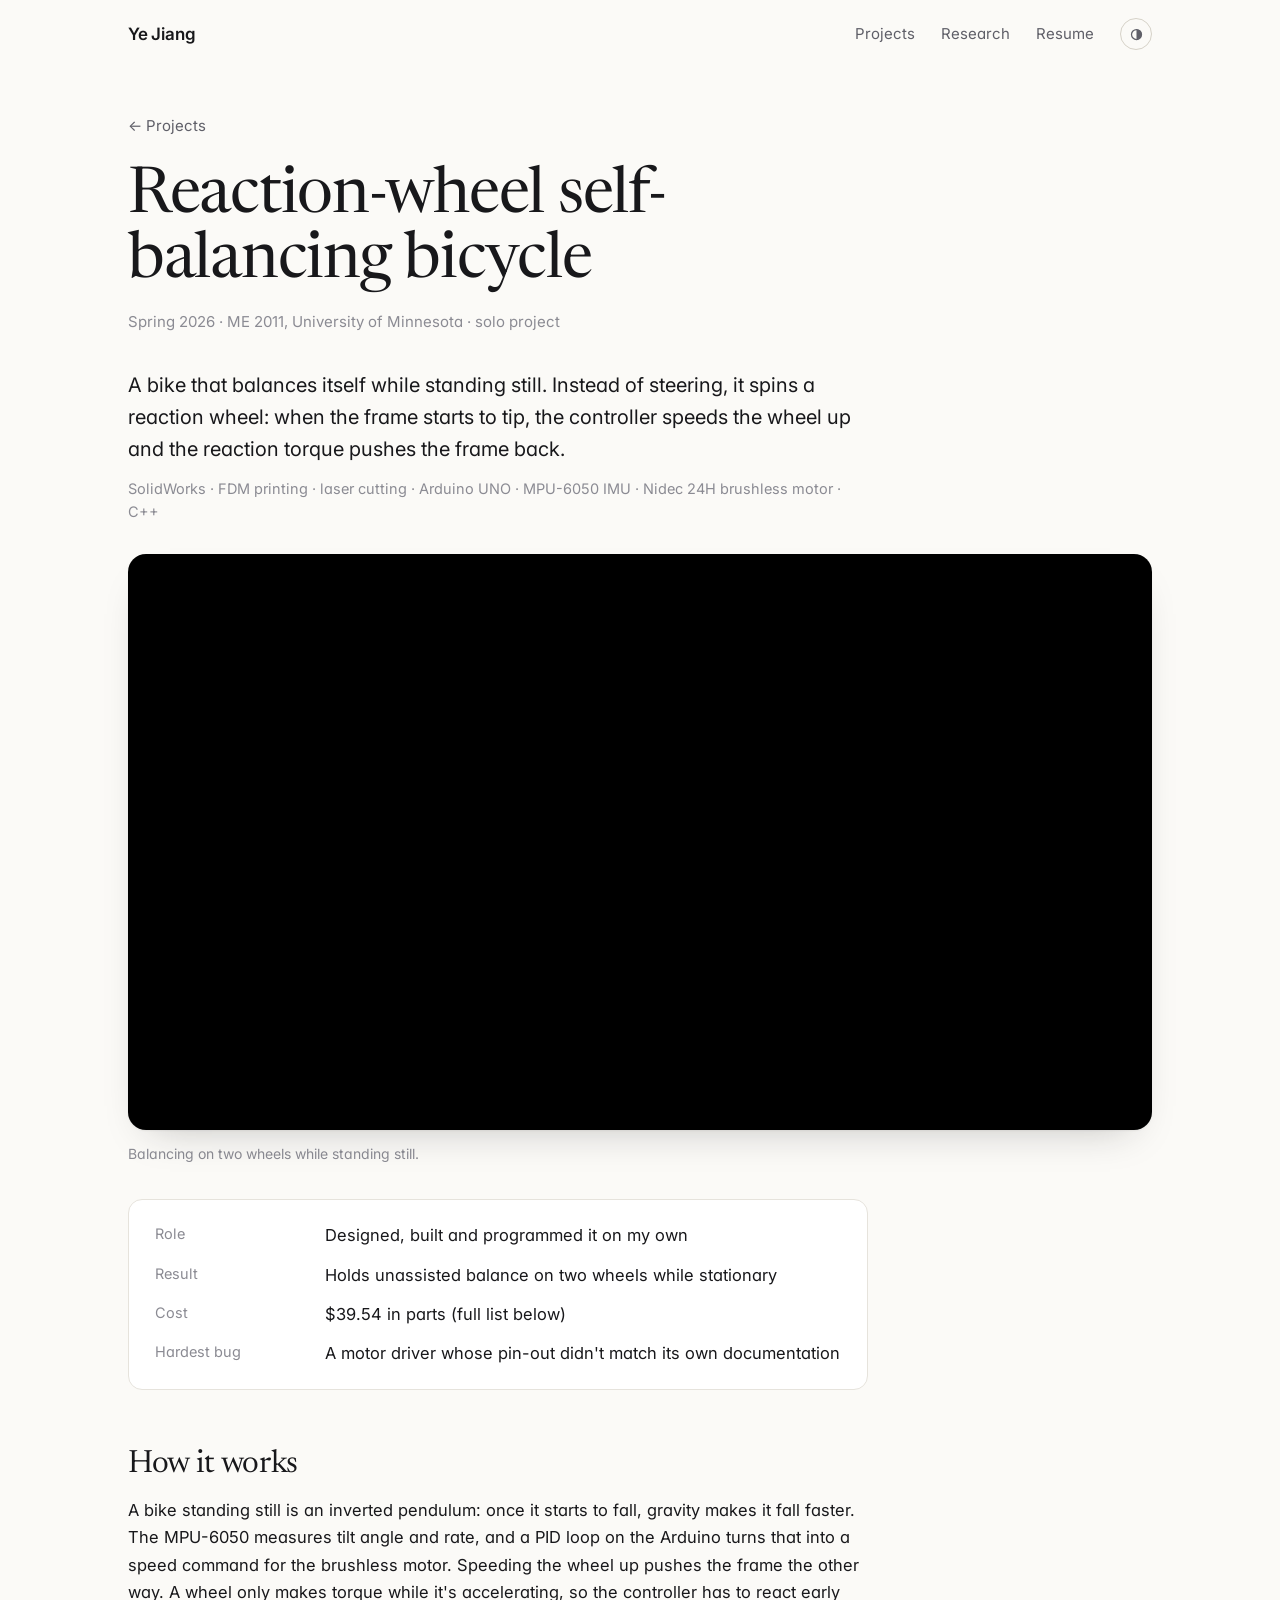
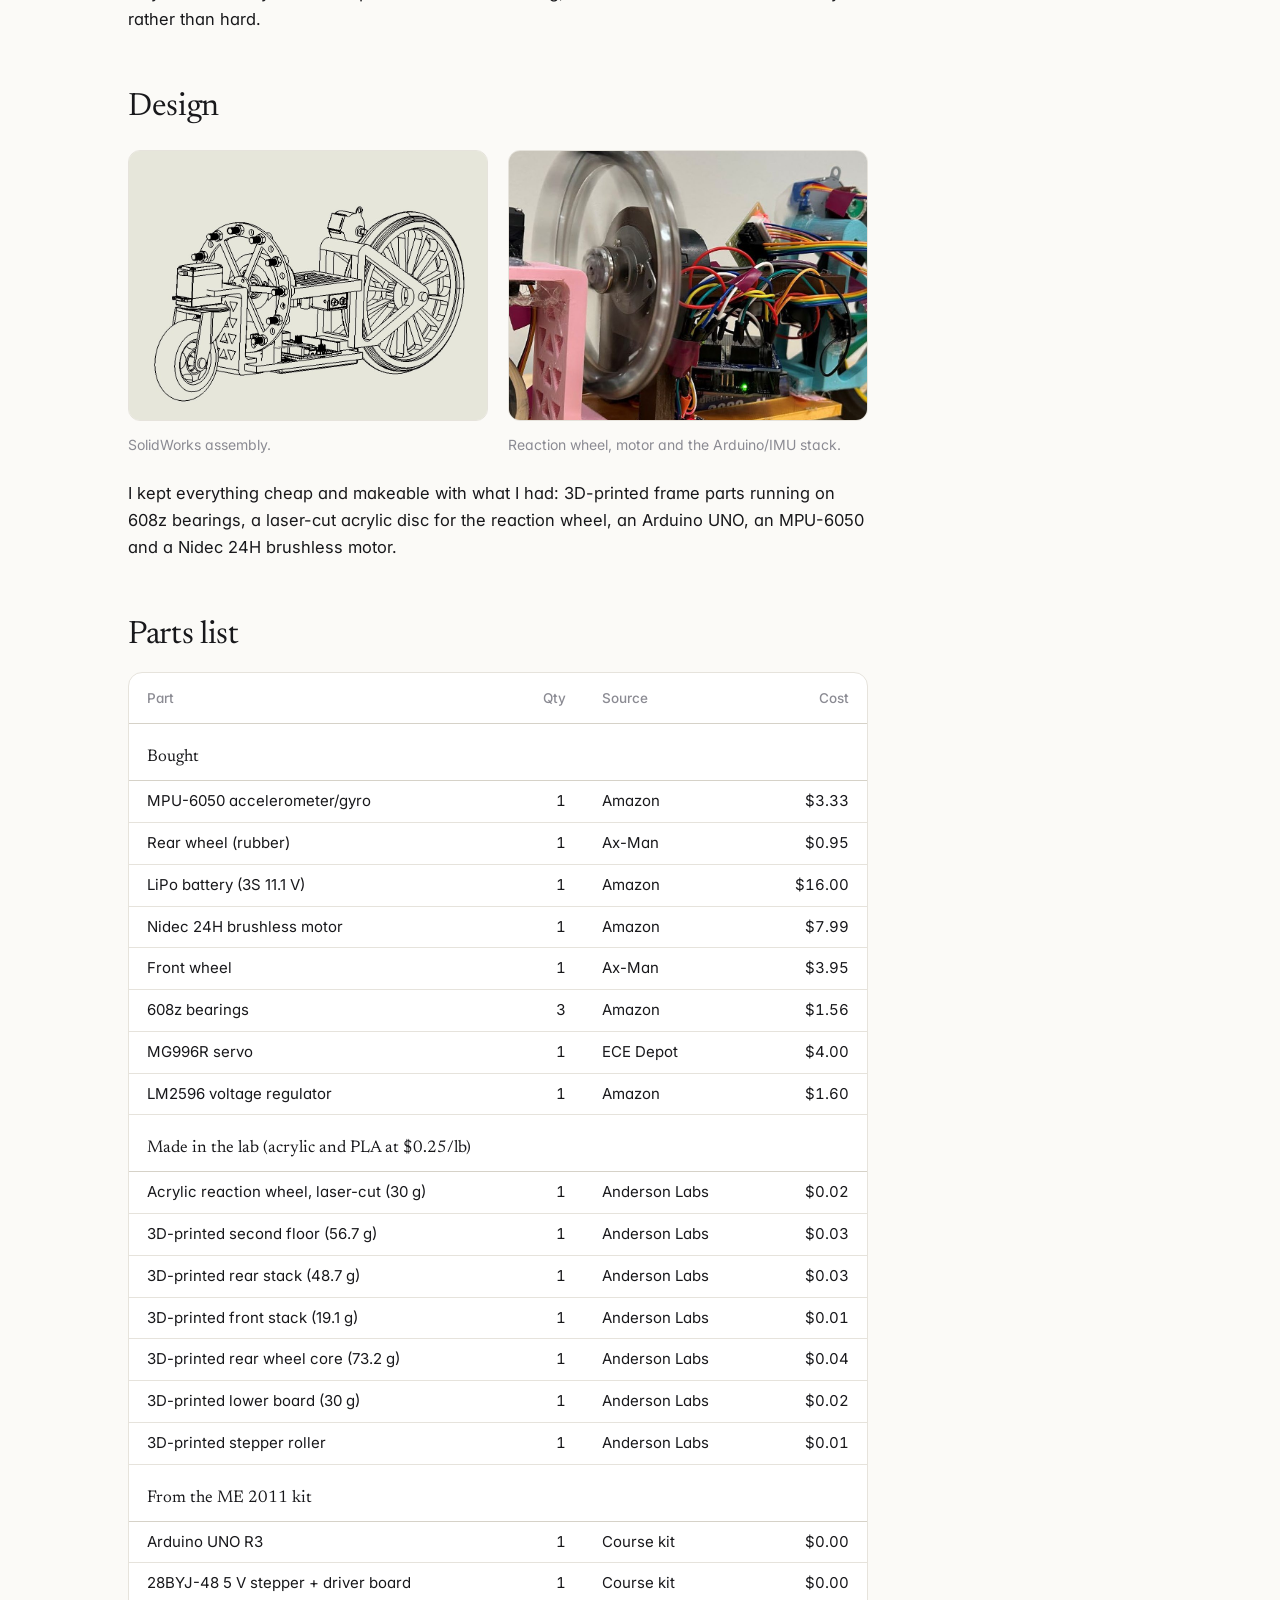
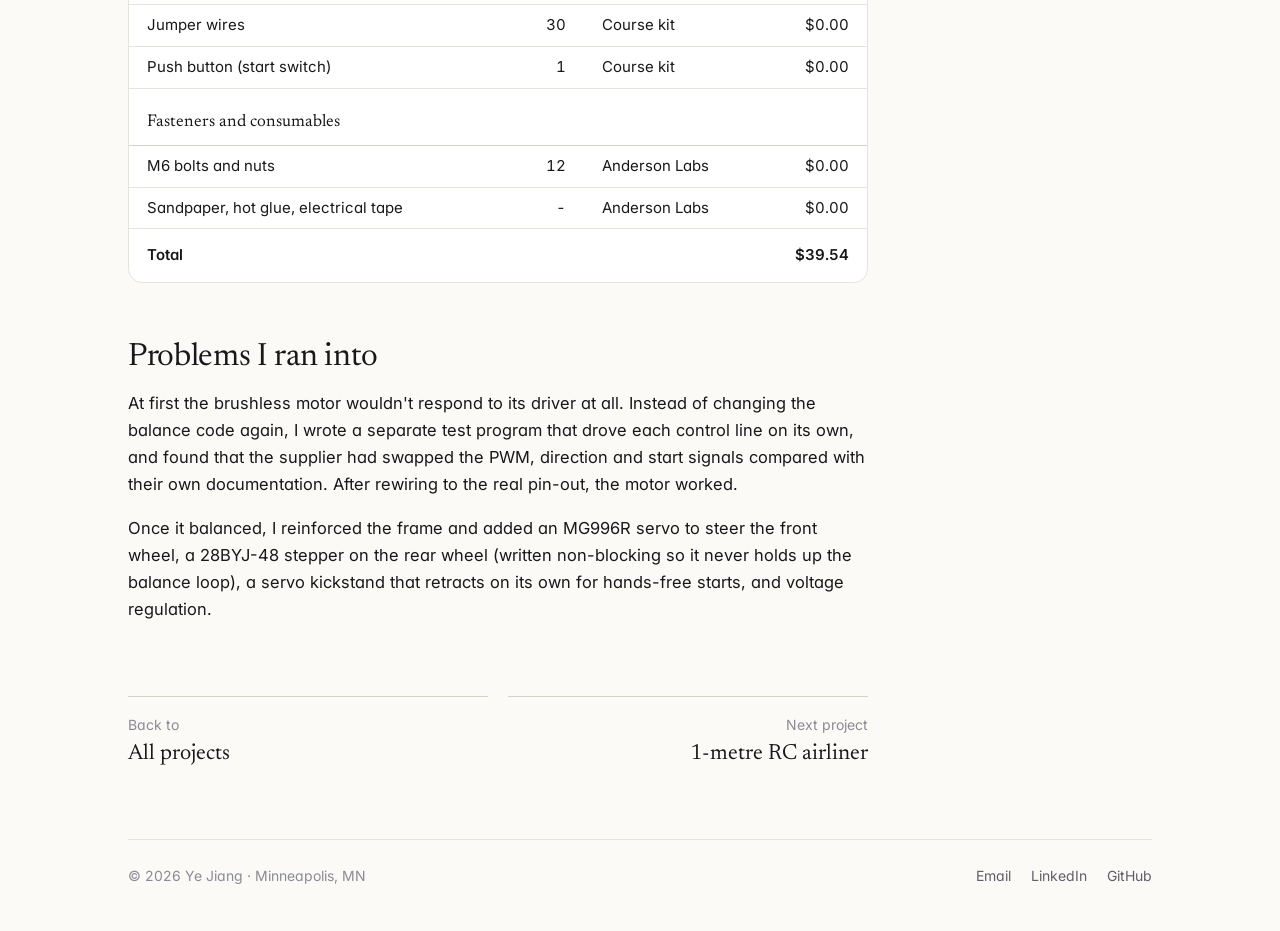
<file: bike.html>
<!doctype html>
<html lang="en">
<head>
<meta charset="utf-8">
<meta name="viewport" content="width=device-width,initial-scale=1">
<title>Reaction-wheel self-balancing bicycle · Ye Jiang</title>
<meta name="description" content="A bike that balances itself while standing still using a reaction wheel. SolidWorks, 3D printing, Arduino, PID control. $39.54 in parts.">
<meta property="og:type" content="article">
<meta property="og:title" content="Reaction-wheel self-balancing bicycle · Ye Jiang">
<meta property="og:description" content="A bike that balances itself while standing still using a reaction wheel. SolidWorks, 3D printing, Arduino, PID control. $39.54 in parts.">
<meta property="og:image" content="https://jiangye444.github.io/img/bike-og.jpg">
<meta property="og:url" content="https://jiangye444.github.io/bike.html">
<meta name="twitter:card" content="summary_large_image">
<link rel="preconnect" href="https://fonts.googleapis.com">
<link rel="preconnect" href="https://fonts.gstatic.com" crossorigin>
<link href="https://fonts.googleapis.com/css2?family=Inter:wght@400;500;600&family=Newsreader:opsz,wght@6..72,400;6..72,500&display=swap" rel="stylesheet">
<script>(function(){var m="auto";try{m=localStorage.getItem("theme")||"auto"}catch(e){}var r=document.documentElement;r.setAttribute("data-theme-mode",m);if(m==="light"||m==="dark")r.setAttribute("data-theme",m);})();</script>
<link rel="stylesheet" href="style.css?v=6">
<link rel="icon" href="data:image/svg+xml,<svg xmlns='http://www.w3.org/2000/svg' viewBox='0 0 100 100'><rect width='100' height='100' rx='50' fill='%2318181b'/><text x='50' y='64' font-size='44' text-anchor='middle' fill='%23fbfaf7' font-family='Georgia,serif'>YJ</text></svg>">
</head>
<body>
<header class="site"><div class="wrap">
<a class="name" href="./">Ye Jiang</a>
<nav><a href="./#projects">Projects</a><a href="./#work">Research</a><a href="resume/Ye_Jiang_Resume.pdf">Resume</a><button class="theme-toggle" type="button" aria-label="Colour theme: automatic" title="Theme: auto (follows your system)">
<svg class="i-auto" viewBox="0 0 24 24" fill="none" stroke="currentColor" stroke-width="2"><circle cx="12" cy="12" r="8"/><path d="M12 4a8 8 0 0 1 0 16z" fill="currentColor" stroke="none"/></svg>
<svg class="i-sun" viewBox="0 0 24 24" fill="none" stroke="currentColor" stroke-width="2" stroke-linecap="round"><circle cx="12" cy="12" r="4"/><path d="M12 2v2M12 20v2M4.9 4.9l1.4 1.4M17.7 17.7l1.4 1.4M2 12h2M20 12h2M4.9 19.1l1.4-1.4M17.7 6.3l1.4-1.4"/></svg>
<svg class="i-moon" viewBox="0 0 24 24" fill="none" stroke="currentColor" stroke-width="2" stroke-linejoin="round"><path d="M20 14.5A8 8 0 0 1 9.5 4a8 8 0 1 0 10.5 10.5z"/></svg>
</button></nav>
</div></header>
<main class="wrap">
<div class="narrow">
<section class="phead">
<a class="back" href="./#projects">← Projects</a>
<h1>Reaction-wheel self-balancing bicycle</h1>
<p class="meta">Spring 2026 · ME 2011, University of Minnesota · solo project</p>
</section>
<p class="lede">A bike that balances itself while standing still. Instead of steering, it spins a reaction wheel: when the frame starts to tip, the controller speeds the wheel up and the reaction torque pushes the frame back.</p>
<p class="tools">SolidWorks · FDM printing · laser cutting · Arduino UNO · MPU-6050 IMU · Nidec 24H brushless motor · C++</p>
</div>
<figure class="wide-media"><div class="frame video"><iframe src="https://www.youtube-nocookie.com/embed/UqLc3zL4h2Y" title="Reaction-wheel self-balancing bicycle demo" loading="lazy" allow="accelerometer; encrypted-media; gyroscope; picture-in-picture" allowfullscreen></iframe></div><figcaption>Balancing on two wheels while standing still.</figcaption></figure>
<div class="narrow article">
<div class="overview"><dl>
<dt>Role</dt><dd>Designed, built and programmed it on my own</dd>
<dt>Result</dt><dd>Holds unassisted balance on two wheels while stationary</dd>
<dt>Cost</dt><dd>$39.54 in parts (full list below)</dd>
<dt>Hardest bug</dt><dd>A motor driver whose pin-out didn't match its own documentation</dd>
</dl></div>

<h2>How it works</h2>
<p>A bike standing still is an inverted pendulum: once it starts to fall, gravity makes it fall faster. The MPU-6050 measures tilt angle and rate, and a PID loop on the Arduino turns that into a speed command for the brushless motor. Speeding the wheel up pushes the frame the other way. A wheel only makes torque while it's accelerating, so the controller has to react early rather than hard.</p>

<h2>Design</h2>
<div class="two">
<figure><div class="frame"><img src="img/bike-cad.jpg" alt="SolidWorks model of the bicycle"></div><figcaption>SolidWorks assembly.</figcaption></figure>
<figure><div class="frame"><img src="img/bike-detail.jpg" alt="Reaction wheel, motor and electronics"></div><figcaption>Reaction wheel, motor and the Arduino/IMU stack.</figcaption></figure>
</div>
<p>I kept everything cheap and makeable with what I had: 3D-printed frame parts running on 608z bearings, a laser-cut acrylic disc for the reaction wheel, an Arduino UNO, an MPU-6050 and a Nidec 24H brushless motor.</p>

<h2>Parts list</h2>
<div class="bom"><table>
<thead><tr><th>Part</th><th>Qty</th><th>Source</th><th>Cost</th></tr></thead><tbody>
<tr class="grp"><td colspan="4">Bought</td></tr>
<tr><td>MPU-6050 accelerometer/gyro</td><td>1</td><td>Amazon</td><td>$3.33</td></tr>
<tr><td>Rear wheel (rubber)</td><td>1</td><td>Ax-Man</td><td>$0.95</td></tr>
<tr><td>LiPo battery (3S 11.1 V)</td><td>1</td><td>Amazon</td><td>$16.00</td></tr>
<tr><td>Nidec 24H brushless motor</td><td>1</td><td>Amazon</td><td>$7.99</td></tr>
<tr><td>Front wheel</td><td>1</td><td>Ax-Man</td><td>$3.95</td></tr>
<tr><td>608z bearings</td><td>3</td><td>Amazon</td><td>$1.56</td></tr>
<tr><td>MG996R servo</td><td>1</td><td>ECE Depot</td><td>$4.00</td></tr>
<tr><td>LM2596 voltage regulator</td><td>1</td><td>Amazon</td><td>$1.60</td></tr>
<tr class="grp"><td colspan="4">Made in the lab (acrylic and PLA at $0.25/lb)</td></tr>
<tr><td>Acrylic reaction wheel, laser-cut (30 g)</td><td>1</td><td>Anderson Labs</td><td>$0.02</td></tr>
<tr><td>3D-printed second floor (56.7 g)</td><td>1</td><td>Anderson Labs</td><td>$0.03</td></tr>
<tr><td>3D-printed rear stack (48.7 g)</td><td>1</td><td>Anderson Labs</td><td>$0.03</td></tr>
<tr><td>3D-printed front stack (19.1 g)</td><td>1</td><td>Anderson Labs</td><td>$0.01</td></tr>
<tr><td>3D-printed rear wheel core (73.2 g)</td><td>1</td><td>Anderson Labs</td><td>$0.04</td></tr>
<tr><td>3D-printed lower board (30 g)</td><td>1</td><td>Anderson Labs</td><td>$0.02</td></tr>
<tr><td>3D-printed stepper roller</td><td>1</td><td>Anderson Labs</td><td>$0.01</td></tr>
<tr class="grp"><td colspan="4">From the ME 2011 kit</td></tr>
<tr><td>Arduino UNO R3</td><td>1</td><td>Course kit</td><td>$0.00</td></tr>
<tr><td>28BYJ-48 5 V stepper + driver board</td><td>1</td><td>Course kit</td><td>$0.00</td></tr>
<tr><td>Jumper wires</td><td>30</td><td>Course kit</td><td>$0.00</td></tr>
<tr><td>Push button (start switch)</td><td>1</td><td>Course kit</td><td>$0.00</td></tr>
<tr class="grp"><td colspan="4">Fasteners and consumables</td></tr>
<tr><td>M6 bolts and nuts</td><td>12</td><td>Anderson Labs</td><td>$0.00</td></tr>
<tr><td>Sandpaper, hot glue, electrical tape</td><td>-</td><td>Anderson Labs</td><td>$0.00</td></tr>
<tr class="total"><td colspan="3">Total</td><td>$39.54</td></tr></tbody></table></div>

<h2>Problems I ran into</h2>
<p>At first the brushless motor wouldn't respond to its driver at all. Instead of changing the balance code again, I wrote a separate test program that drove each control line on its own, and found that the supplier had swapped the PWM, direction and start signals compared with their own documentation. After rewiring to the real pin-out, the motor worked.</p>
<p>Once it balanced, I reinforced the frame and added an MG996R servo to steer the front wheel, a 28BYJ-48 stepper on the rear wheel (written non-blocking so it never holds up the balance loop), a servo kickstand that retracts on its own for hands-free starts, and voltage regulation.</p>

<nav class="pager"><a href="./#projects"><small>Back to</small><b>All projects</b></a><a class="next" href="rc-plane.html"><small>Next project</small><b>1-metre RC airliner</b></a></nav>
</div>

<footer class="site"><span>© 2026 Ye Jiang · Minneapolis, MN</span><span class="r"><a href="mailto:jian1130@umn.edu">Email</a><a href="https://www.linkedin.com/in/ye-jiang-102b5538a/">LinkedIn</a><a href="https://github.com/jiangye444">GitHub</a></span></footer>
</main>
<script>(function(){var b=document.querySelector(".theme-toggle");if(!b)return;var r=document.documentElement;var order=["auto","light","dark"];var label={auto:"Theme: auto (follows your system)",light:"Theme: light",dark:"Theme: dark"};
function apply(m){r.setAttribute("data-theme-mode",m);if(m==="auto")r.removeAttribute("data-theme");else r.setAttribute("data-theme",m);b.title=label[m];b.setAttribute("aria-label","Colour theme: "+(m==="auto"?"automatic":m));try{if(m==="auto")localStorage.removeItem("theme");else localStorage.setItem("theme",m)}catch(e){}}
apply(r.getAttribute("data-theme-mode")||"auto");b.addEventListener("click",function(){var c=r.getAttribute("data-theme-mode")||"auto";apply(order[(order.indexOf(c)+1)%3]);});})();</script>
</body>
</html>
</file>
<file: style.css>
/* Ye Jiang — portfolio */
:root{
  --bg:#fbfaf7; --card:#ffffff; --soft:#f2f0ea; --ink:#18181b; --muted:#5f5f68; --faint:#8b8b93;
  --line:#e6e3dc; --line-2:#d6d2c8; --accent:#b4441f;
  --shadow:0 1px 2px rgba(24,24,27,.05),0 18px 40px -22px rgba(24,24,27,.28);
  --serif:"Newsreader","Iowan Old Style","Palatino Linotype",Georgia,serif;
  --sans:Inter,-apple-system,BlinkMacSystemFont,"Segoe UI",Roboto,Helvetica,Arial,sans-serif;
  --wide:1080px; --narrow:740px; --r:14px;
}
@media (prefers-color-scheme:dark){
  :root:not([data-theme="light"]){ --bg:#121213; --card:#1a1a1c; --soft:#202023; --ink:#efeee9; --muted:#a4a4ac; --faint:#7c7c84; --line:#29292d; --line-2:#36363b; --accent:#f08a62; --shadow:0 1px 2px rgba(0,0,0,.4),0 20px 44px -24px rgba(0,0,0,.8); }
}
:root[data-theme="dark"]{ --bg:#121213; --card:#1a1a1c; --soft:#202023; --ink:#efeee9; --muted:#a4a4ac; --faint:#7c7c84; --line:#29292d; --line-2:#36363b; --accent:#f08a62; --shadow:0 1px 2px rgba(0,0,0,.4),0 20px 44px -24px rgba(0,0,0,.8); }

*{box-sizing:border-box}
html{-webkit-text-size-adjust:100%}
body{margin:0;background:var(--bg);color:var(--ink);font:16.5px/1.65 var(--sans);-webkit-font-smoothing:antialiased;font-feature-settings:"cv11"}
a{color:inherit;text-decoration:none}
p a,figcaption a,.link{color:var(--accent);text-decoration:underline;text-decoration-thickness:1px;text-underline-offset:3px}
p a:hover,.link:hover{text-decoration-thickness:2px}
img,video{max-width:100%;height:auto;display:block}
.wrap{max-width:var(--wide);margin:0 auto;padding:0 28px}
.narrow{max-width:var(--narrow)}
@media(max-width:560px){.wrap{padding:0 18px}body{font-size:16px}}

/* header */
header.site .wrap{display:flex;align-items:center;gap:24px;height:68px}
header.site .name{font:600 17px/1 var(--sans);letter-spacing:-.01em}
header.site nav{margin-left:auto;display:flex;align-items:center;gap:26px;font-size:15px}
header.site nav a{color:var(--muted)}
header.site nav a:hover{color:var(--ink)}
@media(max-width:480px){header.site nav{gap:16px;font-size:14.5px}}
.theme-toggle{width:32px;height:32px;display:grid;place-items:center;border:1px solid var(--line-2);border-radius:999px;background:transparent;color:var(--muted);cursor:pointer;padding:0;flex:0 0 32px}
.theme-toggle:hover{color:var(--ink);border-color:var(--ink)}
.theme-toggle svg{width:15px;height:15px}
.theme-toggle .i-sun,.theme-toggle .i-moon,.theme-toggle .i-auto{display:none}
:root[data-theme-mode="light"] .theme-toggle .i-sun{display:block}
:root[data-theme-mode="dark"] .theme-toggle .i-moon{display:block}
:root:not([data-theme-mode="light"]):not([data-theme-mode="dark"]) .theme-toggle .i-auto{display:block}

/* hero */
.hero{display:grid;grid-template-columns:minmax(0,1fr);gap:22px 64px;padding:56px 0 24px;align-items:end}
@media(min-width:940px){.hero{grid-template-columns:minmax(0,.9fr) minmax(0,1.1fr);padding:88px 0 40px}}
.hero > *{min-width:0}
.hero h1{font:400 clamp(52px,8vw,92px)/.95 var(--serif);letter-spacing:-.02em;margin:0}
@media(min-width:940px){.hero h1{padding-bottom:8px}}
.hero .lead .actions{margin-bottom:4px}
.hero .media-card{grid-column:1/-1;margin-top:22px}
.hero .intro{font-size:clamp(17px,1.7vw,19.5px);line-height:1.6;color:var(--muted);margin:0 0 20px;max-width:34em}
.hero .intro strong{color:var(--ink);font-weight:500}
.hero .facts{color:var(--faint);font-size:14.5px;margin:0 0 30px}
.hero .facts span+span::before{content:"·";margin:0 9px;color:var(--line-2)}
.actions{display:flex;flex-wrap:wrap;gap:12px;align-items:center}
.btn{display:inline-flex;align-items:center;font:500 15px/1 var(--sans);padding:13px 20px;border-radius:999px;border:1px solid var(--line-2);color:var(--ink);background:transparent;transition:background .15s,border-color .15s,color .15s}
.btn:hover{border-color:var(--ink)}
.btn.solid{background:var(--ink);border-color:var(--ink);color:var(--bg)}
.btn.solid:hover{background:transparent;color:var(--ink)}
.actions .plain{color:var(--muted);font-size:15px;padding:0 6px}
.actions .plain:hover{color:var(--ink)}
.media-card{margin:0}
.media-card .frame{border-radius:18px;overflow:hidden;box-shadow:var(--shadow);background:#000}
.media-card video{width:100%;aspect-ratio:1200/484;object-fit:cover}
.media-card figcaption{color:var(--faint);font-size:14px;margin-top:12px}

/* sections */
section.part{padding:72px 0 0}
.part-head{display:flex;align-items:baseline;justify-content:space-between;gap:20px;border-bottom:1px solid var(--line);padding-bottom:16px;margin-bottom:30px}
.part-head h2{font:400 clamp(30px,3.6vw,40px)/1.1 var(--serif);letter-spacing:-.015em;margin:0}
.part-head p{margin:0;color:var(--faint);font-size:15px}
@media(max-width:560px){.part-head p{display:none}}

.cards{display:grid;grid-template-columns:1fr;gap:28px}
@media(min-width:760px){.cards{grid-template-columns:1fr 1fr;gap:32px}}
.card{display:block}
.card .img{border-radius:var(--r);overflow:hidden;background:var(--soft);aspect-ratio:4/3;box-shadow:var(--shadow)}
.card .img img{width:100%;height:100%;object-fit:cover;transition:transform .6s cubic-bezier(.2,.7,.2,1)}
.card:hover .img img{transform:scale(1.035)}
.card .meta{color:var(--faint);font-size:14px;margin:18px 0 6px}
.card h3{font:400 28px/1.15 var(--serif);letter-spacing:-.01em;margin:0 0 8px}
.card:hover h3{text-decoration:underline;text-decoration-thickness:1px;text-underline-offset:5px}
.card p{color:var(--muted);margin:0;max-width:34em}

.roles{display:grid;grid-template-columns:1fr;gap:24px}
@media(min-width:860px){.roles{grid-template-columns:1fr 1fr;gap:32px}}
.role{background:var(--card);border:1px solid var(--line);border-radius:var(--r);padding:28px 28px 24px}
.role .meta{color:var(--faint);font-size:14px;margin:0 0 8px}
.role h3{font:400 25px/1.2 var(--serif);letter-spacing:-.01em;margin:0 0 14px}
.role p{color:var(--muted);margin:0 0 14px}
.role .note{font-size:14px;color:var(--faint);margin:0;padding-top:14px;border-top:1px solid var(--line)}

.contact{padding:80px 0 0}
.contact .inner{border-top:1px solid var(--line);padding-top:40px;display:grid;grid-template-columns:1fr;gap:18px}
@media(min-width:860px){.contact .inner{grid-template-columns:1fr 1.2fr;align-items:start}}
.contact h2{font:400 clamp(30px,3.6vw,40px)/1.1 var(--serif);margin:0}
.contact p{color:var(--muted);margin:0 0 10px}
.contact .mail{font:400 clamp(24px,3vw,34px)/1.2 var(--serif);color:var(--ink);text-decoration:underline;text-decoration-color:var(--accent);text-decoration-thickness:1px;text-underline-offset:6px}
.contact .mail:hover{color:var(--accent)}
.contact .more{margin-top:10px;color:var(--muted);font-size:15px}
.contact .more a{color:var(--muted);margin-right:18px}
.contact .more a:hover{color:var(--ink)}

footer.site{margin-top:72px;padding:24px 0 44px;border-top:1px solid var(--line);color:var(--faint);font-size:14px;display:flex;flex-wrap:wrap;gap:8px 20px}
footer.site a{color:var(--muted)}
footer.site a:hover{color:var(--ink)}
footer.site .r{margin-left:auto;display:flex;gap:20px}

/* project pages */
.phead{padding:44px 0 8px}
.phead .back{color:var(--muted);font-size:15px}
.phead .back:hover{color:var(--ink)}
.phead h1{font:400 clamp(40px,6vw,64px)/1.02 var(--serif);letter-spacing:-.02em;margin:26px 0 14px}
.phead .meta{color:var(--faint);font-size:15px;margin:0}
.lede{font-size:clamp(17.5px,1.8vw,20px);line-height:1.6;color:var(--ink);margin:26px 0 12px}
.tools{color:var(--faint);font-size:14.5px;margin:0 0 30px}
.wide-media{margin:10px 0 8px}
.wide-media .frame{border-radius:18px;overflow:hidden;box-shadow:var(--shadow);background:#000}
.wide-media figcaption,figure figcaption{color:var(--faint);font-size:14px;margin-top:12px}
.article h2{font:400 clamp(26px,3vw,32px)/1.15 var(--serif);letter-spacing:-.01em;margin:56px 0 14px}
.article p{margin:0 0 16px}
.article figure{margin:24px 0}
.article figure .frame{border-radius:12px;overflow:hidden;border:1px solid var(--line);background:var(--card)}
.two{display:grid;grid-template-columns:1fr;gap:20px;margin:24px 0}
@media(min-width:640px){.two{grid-template-columns:1fr 1fr}}
.two figure{margin:0!important}
.two img{aspect-ratio:4/3;object-fit:cover;width:100%}
.overview{background:var(--card);border:1px solid var(--line);border-radius:var(--r);padding:22px 26px;margin:34px 0 10px}
.overview dl{margin:0;display:grid;grid-template-columns:1fr;gap:12px}
@media(min-width:640px){.overview dl{grid-template-columns:150px 1fr;gap:12px 20px}}
.overview dt{color:var(--faint);font-size:14.5px}
.overview dd{margin:0;color:var(--ink)}
.video{position:relative;width:100%;aspect-ratio:16/9;background:#000}
.video iframe{position:absolute;inset:0;width:100%;height:100%;border:0}
img.yt{aspect-ratio:16/9;object-fit:cover;width:100%}
figure.narrow{max-width:540px}
.bom{overflow-x:auto;margin:18px 0 8px;background:var(--card);border:1px solid var(--line);border-radius:var(--r)}
.bom table{border-collapse:collapse;width:100%;font-size:15px;min-width:520px}
.bom th{text-align:left;font-weight:500;color:var(--faint);font-size:13.5px;padding:14px 18px;border-bottom:1px solid var(--line-2)}
.bom td{padding:8px 18px;border-bottom:1px solid var(--line)}
.bom td:nth-child(2),.bom td:nth-child(4),.bom th:nth-child(2),.bom th:nth-child(4){text-align:right;white-space:nowrap;font-variant-numeric:tabular-nums}
.bom tr.grp td{font-family:var(--serif);font-size:17px;color:var(--ink);padding-top:20px;border-bottom:1px solid var(--line-2)}
.bom tr.total td{font-weight:600;border-top:1px solid var(--ink);border-bottom:0;padding:14px 18px}
.pager{display:grid;grid-template-columns:1fr 1fr;gap:20px;margin:72px 0 0}
.pager a{border-top:1px solid var(--line-2);padding-top:16px;display:block}
.pager small{display:block;color:var(--faint);font-size:14px;margin-bottom:4px}
.pager b{font:400 22px/1.2 var(--serif)}
.pager a:hover b{text-decoration:underline;text-decoration-thickness:1px;text-underline-offset:4px}
.pager .next{text-align:right}
@media (prefers-reduced-motion:reduce){*{transition:none!important}}
</file>
